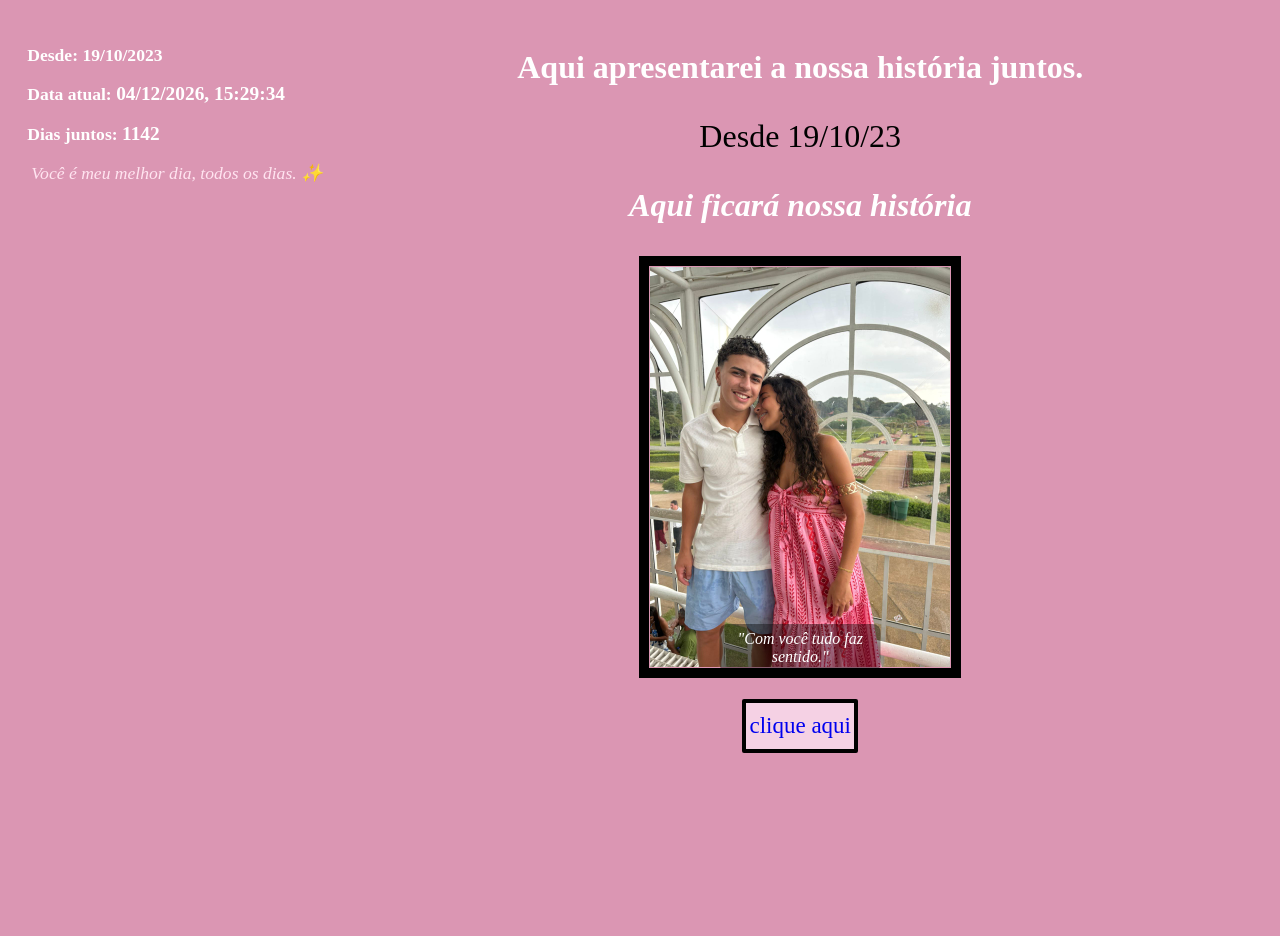
<file: index.html>
<!DOCTYPE html>
<html lang="pt-BR">
<head>
  <meta charset="UTF-8">
  <title>Site para minha princesinha!</title>
  <link rel="stylesheet" href="style.css" media="screen">
</head>
<body>

  <div class="tudo">
    <div class="conteiner">
      <div id="dataNamoro">
        <p class="p03">Desde: 19/10/2023</p>
        <p class="p04">Data atual: <span id="dataAtual"></span></p>
        <p class="p05">Dias juntos: <span id="dias"></span></p>
        <p class="fraseAmor">Você é meu melhor dia, todos os dias. ✨</p>
      </div>
    </div>

    <div class="principal">
      <h1 class="tituloGeral">Aqui apresentarei a nossa história juntos.</h1>
      <p class="p01">Desde 19/10/23</p>

      <h1 class="subtitulo">Aqui ficará nossa história</h1>

      <div class="foto-e-botao">
        <div class="foto01">
          <img src="foto1.jpg.jpeg" alt="fotinha1" class="foto1">
          <div class="frase-centro">"Com você tudo faz sentido."</div>
        </div>

        <div id="button01">
          <a href="vibeSite2.html"><p class="p02"> clique aqui </p></a>
        </div>
      </div>
    </div>
  </div>

  <iframe
    style="border-radius:12px"
    src="https://open.spotify.com/embed/track/7fBv7CLKzipRk6EC6TWHOB?utm_source=generator&theme=0"
    width="100%"
    height="152"
    frameborder="0"
    allow="autoplay; clipboard-write; encrypted-media; fullscreen; picture-in-picture"
    loading="lazy">
  </iframe>

  <script>
    function atualizar() {
      const inicio = new Date(2023, 9, 19);
      const agora = new Date();
      document.getElementById("dataAtual").textContent = agora.toLocaleString("pt-BR");
      const dias = Math.floor((agora - inicio) / (1000 * 60 * 60 * 24));
      document.getElementById("dias").textContent = dias;
    }
    atualizar();
    setInterval(atualizar, 1000);
  </script>

  <script>
    function criarCoracao() {
      const coracao = document.createElement("div");
      coracao.classList.add("heart");
      coracao.style.left = Math.random() * 100 + "vw";
      coracao.style.fontSize = (Math.random() * 10 + 20) + "px";
      coracao.style.animationDuration = (Math.random() * 5 + 5) + "s";
      coracao.innerText = "💖";
      document.body.appendChild(coracao);
      setTimeout(() => coracao.remove(), 10000);
    }
    setInterval(criarCoracao, 500);
  </script>

</body>
</html>
</file>
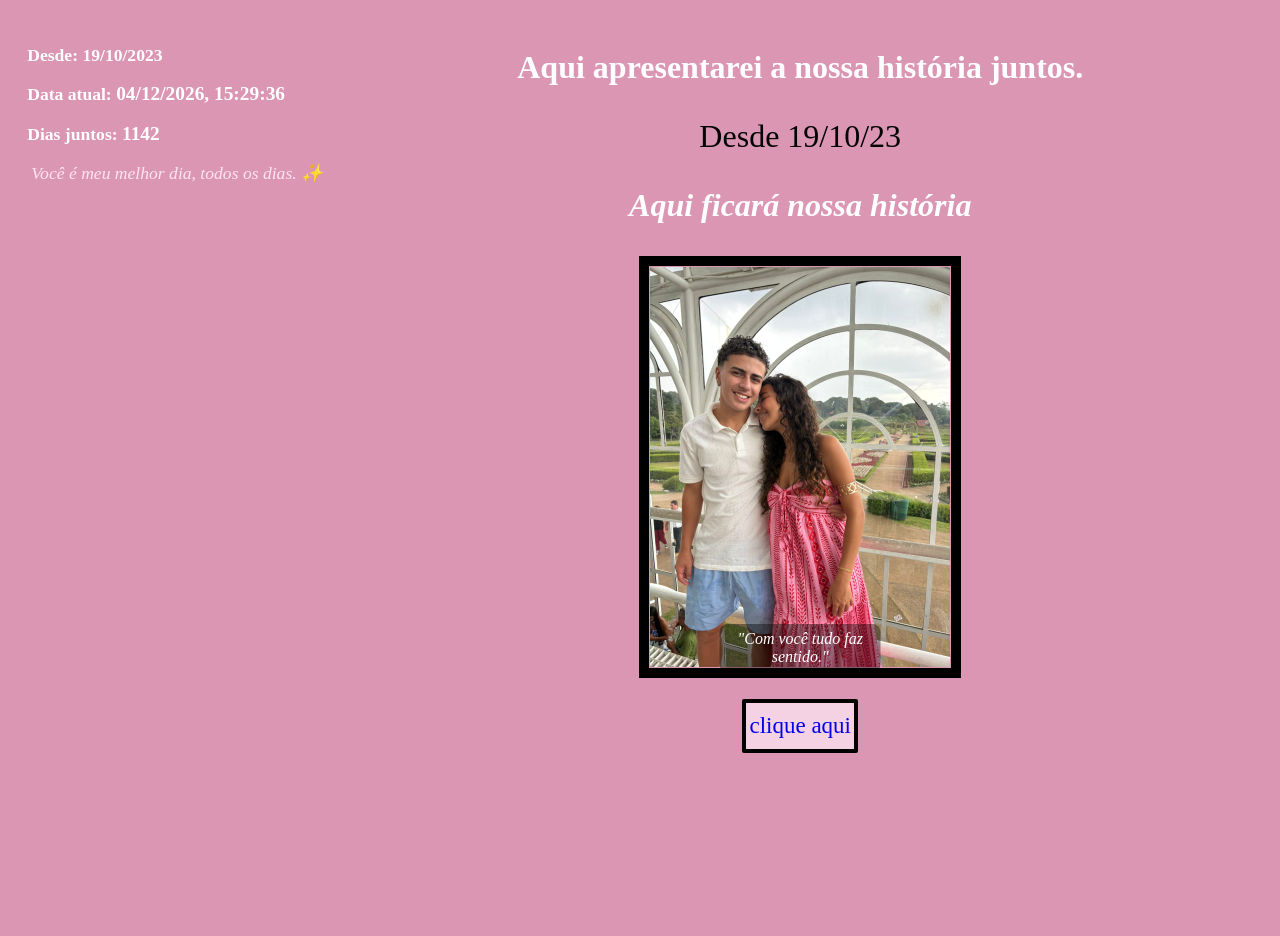
<file: vibeSite.html>
<!DOCTYPE html>
<html lang="pt-BR">
<head>
  <meta charset="UTF-8">
  <title>Site para minha princesinha!</title>
  <link rel="stylesheet" href="vibeCss.css" media="screen">
</head>
<body>

  <div class="tudo">
    <div class="conteiner">
      <div id="dataNamoro">
        <p class="p03">Desde: 19/10/2023</p>
        <p class="p04">Data atual: <span id="dataAtual"></span></p>
        <p class="p05">Dias juntos: <span id="dias"></span></p>
        <p class="fraseAmor">Você é meu melhor dia, todos os dias. ✨</p>
      </div>
    </div>

    <div class="principal">
      <h1 class="tituloGeral">Aqui apresentarei a nossa história juntos.</h1>
      <p class="p01">Desde 19/10/23</p>

      <h1 class="subtitulo">Aqui ficará nossa história</h1>

      <div class="foto-e-botao">
        <div class="foto01">
          <img src="foto1.jpg.jpeg" alt="fotinha1" class="foto1">
          <div class="frase-centro">"Com você tudo faz sentido."</div>
        </div>

        <div id="button01">
          <a href="vibeSite2.html"><p class="p02"> clique aqui </p></a>
        </div>
      </div>
    </div>
  </div>

  <iframe
    style="border-radius:12px"
    src="https://open.spotify.com/embed/track/7fBv7CLKzipRk6EC6TWHOB?utm_source=generator&theme=0"
    width="100%"
    height="152"
    frameborder="0"
    allow="autoplay; clipboard-write; encrypted-media; fullscreen; picture-in-picture"
    loading="lazy">
  </iframe>

  <script>
    function atualizar() {
      const inicio = new Date(2023, 9, 19);
      const agora = new Date();
      document.getElementById("dataAtual").textContent = agora.toLocaleString("pt-BR");
      const dias = Math.floor((agora - inicio) / (1000 * 60 * 60 * 24));
      document.getElementById("dias").textContent = dias;
    }
    atualizar();
    setInterval(atualizar, 1000);
  </script>

  <script>
    function criarCoracao() {
      const coracao = document.createElement("div");
      coracao.classList.add("heart");
      coracao.style.left = Math.random() * 100 + "vw";
      coracao.style.fontSize = (Math.random() * 10 + 20) + "px";
      coracao.style.animationDuration = (Math.random() * 5 + 5) + "s";
      coracao.innerText = "💖";
      document.body.appendChild(coracao);
      setTimeout(() => coracao.remove(), 10000);
    }
    setInterval(criarCoracao, 500);
  </script>

</body>
</html>
</file>
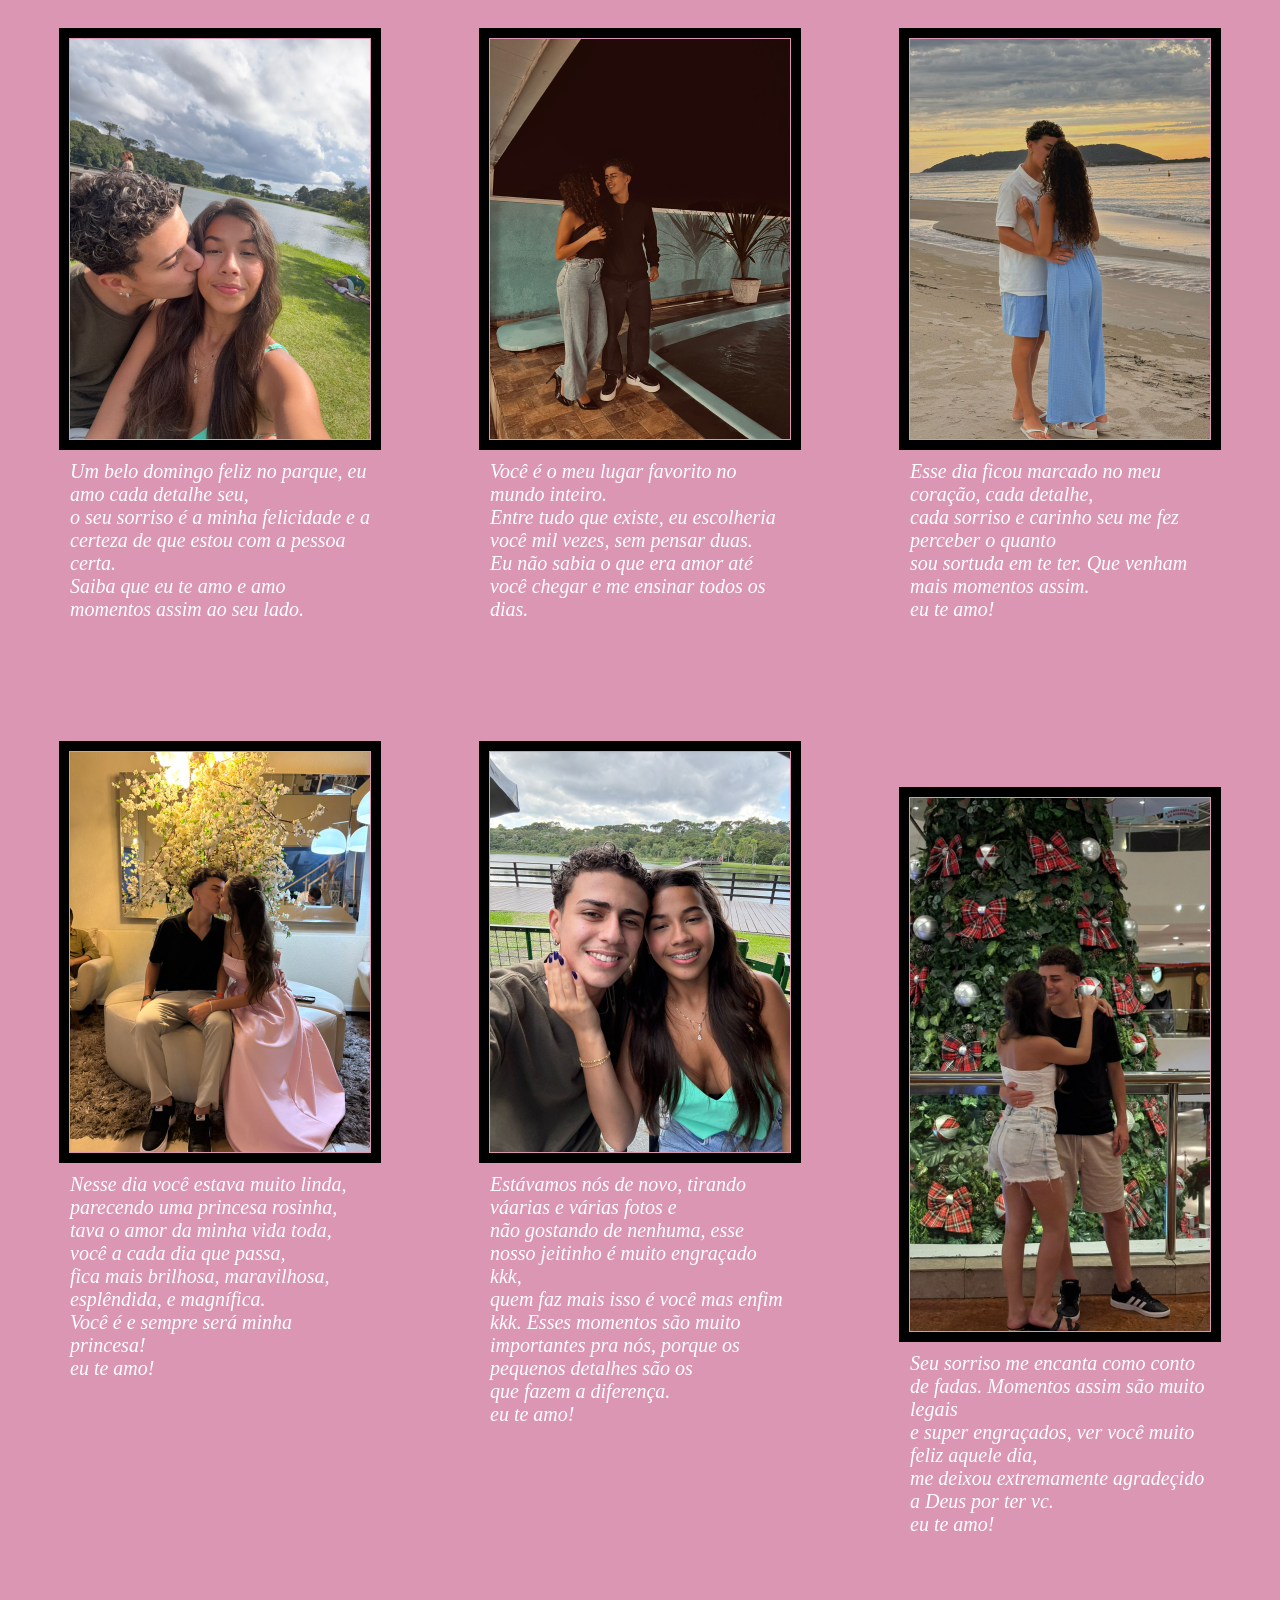
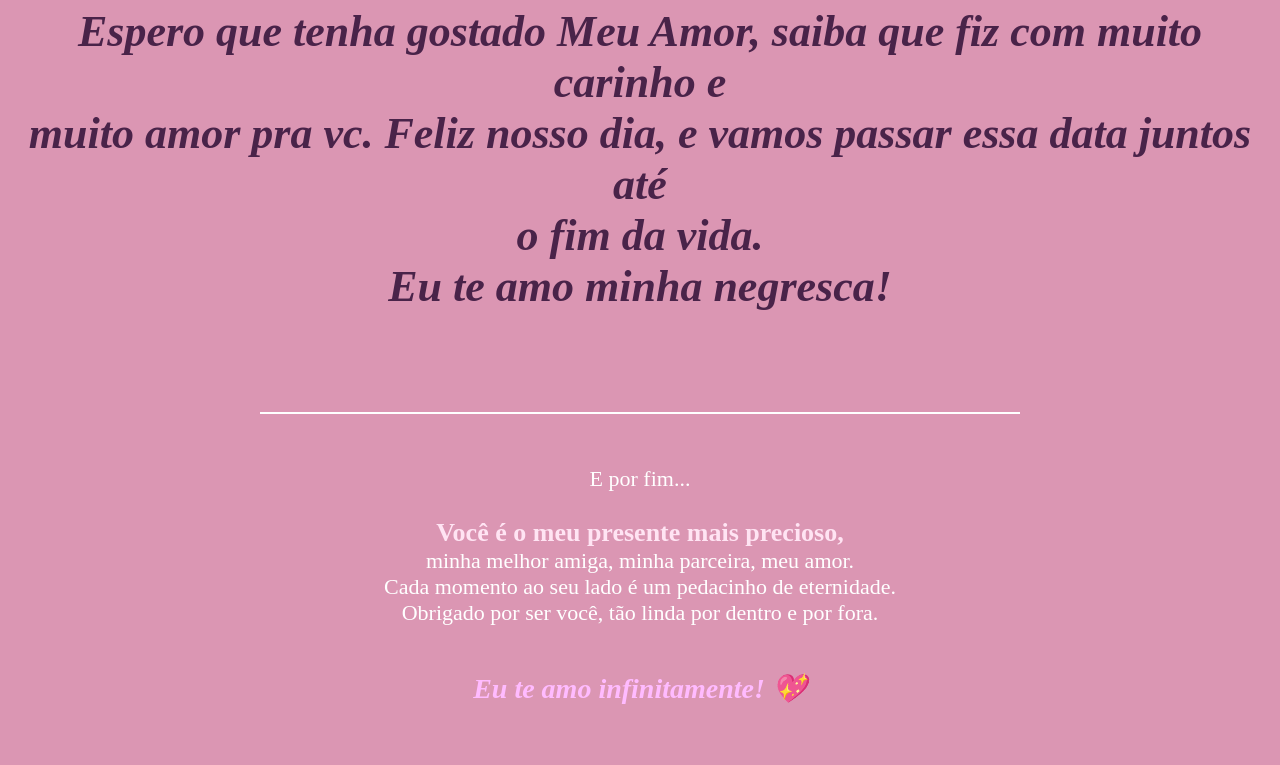
<file: vibeSite2.html>
<!DOCTYPE html>
<html>
<head>
  <title>Site para minha princesinha!</title>
  <link rel="stylesheet" type="text/css" href="vibeCss2.css" media="screen">
</head>
<body>

<div class="image-container">
  <div class="linha-imagens">

    <!-- COLUNA 1 -->
    <div class="coluna-imagem">
      <div class="foto-paragrafo">
        <img src="foto2.jpg.jpeg" class="foto" id="foto2">
        <p id="p2">Um belo domingo feliz no parque, eu amo cada detalhe seu,<br> 
        o seu sorriso é a minha felicidade e a certeza de que estou com a pessoa certa.<br> 
        Saiba que eu te amo e amo momentos assim ao seu lado.<br></p>
      </div>
      
      <div class="foto-paragrafo">
        <img src="foto5.jpg.jpeg" class="foto" id="foto5">
        <p id="p5"> Nesse dia você estava muito linda, parecendo uma princesa rosinha,<br>
        tava o amor da minha vida toda, você a cada dia que passa,<br>
        fica mais brilhosa, maravilhosa, esplêndida, e magnífica.<br>
        Você é e sempre será minha princesa!<br>
        eu te amo!</p>
      </div>
    </div>

    <!-- COLUNA 2 -->
    <div class="coluna-imagem">
      <div class="foto-paragrafo">
        <img src="foto3.jpg.jpeg" class="foto" id="foto3">
        <p id="p3">Você é o meu lugar favorito no mundo inteiro.<br> 
        Entre tudo que existe, eu escolheria você mil vezes, sem pensar duas.<br> 
        Eu não sabia o que era amor até você chegar e me ensinar todos os dias.<br></p>
      </div>
      
      <div class="foto-paragrafo">
        <img src="foto6.jpg.jpeg" class="foto" id="foto6">
        <p id="p6">Estávamos nós de novo, tirando váarias e várias fotos e <br>
        não gostando de nenhuma, esse nosso jeitinho é muito engraçado kkk,<br>
        quem faz mais isso é você mas enfim kkk. Esses momentos são muito<br>
        importantes pra nós, porque os pequenos detalhes são os<br>
        que fazem a diferença.<br>
        eu te amo!</p>
      </div>
    </div>

    <!-- COLUNA 3 -->
    <div class="coluna-imagem">
      <div class="foto-paragrafo">
        <img src="foto4.jpg.jpeg" class="foto" id="foto4">
        <p id="p4">Esse dia ficou marcado no meu coração, cada detalhe,<br> 
        cada sorriso e carinho seu me fez perceber o quanto<br> 
        sou sortuda em te ter. Que venham mais momentos assim.<br> 
        eu te amo!</p>
      </div>
      
      <div class="foto-paragrafo">
        <img src="foto7.jpg.jpeg" class="foto" id="foto7">
        <p id="p7">Seu sorriso me encanta como conto de fadas. Momentos assim são muito legais<br>
        e super engraçados, ver você muito feliz aquele dia,<br>
        me deixou extremamente agradeçido a Deus por ter vc.<br>
        eu te amo!</p>
      </div>
    </div>

  </div>
</div>

<div id="finalização">
    <h1>Espero que tenha gostado Meu Amor, saiba que fiz com muito carinho e<br>
    muito amor pra vc. Feliz nosso dia, e vamos passar essa data juntos até<br>
    o fim da vida.<br> Eu te amo minha negresca!</h1>
</div>

<script>
  function criarCoracao() {
    const coracao = document.createElement("div");
    coracao.classList.add("heart");
    coracao.style.left = Math.random() * 100 + "vw";
    coracao.style.animationDuration = (Math.random() * 5 + 5) + "s";
    coracao.innerText = "💖";
    document.body.appendChild(coracao);

    setTimeout(() => {
      coracao.remove();
    }, 10000);
  }

  setInterval(criarCoracao, 500); // mais frequente = mais corações
</script>


</body>
<div class="final-mensagem">
  <p>
    E por fim...<br><br>
    <strong>Você é o meu presente mais precioso,</strong><br>
    minha melhor amiga, minha parceira, meu amor.<br>
    Cada momento ao seu lado é um pedacinho de eternidade.<br>
    Obrigado por ser você, tão linda por dentro e por fora.<br><br>
    <span class="te-amo">Eu te amo infinitamente! 💖</span>
  </p>
</div>
</html>
</file>
<file: style.css>
body {
  background-color: #d37fa3d0;
}

h1.subtitulo {
  color: white;
  text-align: center;
  font-style: italic;
  font-family: serif;
}

h1.tituloGeral {
  color: white;
  text-align: center;
  font-size: 200%;
}

p.p01 {
  color: black;
  text-align: center;
  font-size: 200%;
}

p.p02 {
  text-align: center;
}

.tudo {
  display: flex;
  width: auto;
}

.principal {
  padding: 1.2rem;
  text-align: center;
  align-items: center;
  margin-left: 12%;
}

.conteiner {
  display: flex;
  padding: 1.2rem;
  width: 300px;
  height: auto;
}

#dataNamoro {
  width: 300px;
  height: auto;
}

/* 📸 Foto */
.foto1 {
  height: auto;
  width: 300px;
  padding: 1px;
  border: 10px solid black;
}

/* Container para foto e botão */
.foto-e-botao {
  text-align: center;
  margin-top: 2rem;
}

/* Foto com frase sobreposta */
.foto01 {
  position: relative;
  display: inline-block;
  margin-bottom: 1rem;
}

.frase-centro {
  position: absolute;
  bottom: 10px;
  left: 50%;
  transform: translateX(-50%);
  color: white;
  background-color: rgba(0, 0, 0, 0.4);
  padding: 6px 12px;
  border-radius: 8px;
  font-style: italic;
  font-size: 1rem;
  animation: fadeInText 1.5s ease;
  max-width: 90%;
  text-align: center;
}

/* Botão */
#button01 p {
  background-color: hsl(328, 64%, 89%);
  border: 4px solid black;
  font-size: 23px;
  border-radius: 2px;
  height: 36px;
  margin: auto;
  width: 108px;
  padding-top: 10px;
  margin-top: 1px;
}

/* Spotify player */
.spotify {
  background-color: #DDA0DD;
  color: white;
}

/* Datas */
#dataAtual, #dias,
.p03, .p04, .p05 {
  color: white;
  font-weight: bold;
  font-size: 1.1em;
}

/* 💬 Frase abaixo da data */
.fraseAmor {
  color: #ffe4f0;
  text-align: center;
  margin-top: 1rem;
  font-size: 1.1rem;
  font-style: italic;
  animation: fadeInText 2s ease-in-out;
}

@keyframes fadeInText {
  from { opacity: 0; transform: translateY(-10px); }
  to { opacity: 1; transform: translateY(0); }
}

/* 💖 Corações caindo */
.heart {
  position: fixed;
  top: -50px;
  color: pink;
  font-size: 20px;
  animation: fall 10s linear infinite;
  opacity: 0.7;
  pointer-events: none;
  z-index: 9999;
}

@keyframes fall {
  0% { transform: translateY(0) rotate(0deg); opacity: 0.9; }
  100% { transform: translateY(110vh) rotate(360deg); opacity: 0; }
}

/* Remoção de estilos obsoletos */
.foto-lateral,
.foto-lateral.esquerda,
.foto-lateral.direita {
  display: none;
}

a {
  text-decoration: none;
}
</file>
<file: vibeCss.css>
body {
  background-color: #d37fa3d0;
}

h1.subtitulo {
  color: white;
  text-align: center;
  font-style: italic;
  font-family: serif;
}

h1.tituloGeral {
  color: white;
  text-align: center;
  font-size: 200%;
}

p.p01 {
  color: black;
  text-align: center;
  font-size: 200%;
}

p.p02 {
  text-align: center;
}

.tudo {
  display: flex;
  width: auto;
}

.principal {
  padding: 1.2rem;
  text-align: center;
  align-items: center;
  margin-left: 12%;
}

.conteiner {
  display: flex;
  padding: 1.2rem;
  width: 300px;
  height: auto;
}

#dataNamoro {
  width: 300px;
  height: auto;
}

/* 📸 Foto */
.foto1 {
  height: auto;
  width: 300px;
  padding: 1px;
  border: 10px solid black;
}

/* Container para foto e botão */
.foto-e-botao {
  text-align: center;
  margin-top: 2rem;
}

/* Foto com frase sobreposta */
.foto01 {
  position: relative;
  display: inline-block;
  margin-bottom: 1rem;
}

.frase-centro {
  position: absolute;
  bottom: 10px;
  left: 50%;
  transform: translateX(-50%);
  color: white;
  background-color: rgba(0, 0, 0, 0.4);
  padding: 6px 12px;
  border-radius: 8px;
  font-style: italic;
  font-size: 1rem;
  animation: fadeInText 1.5s ease;
  max-width: 90%;
  text-align: center;
}

/* Botão */
#button01 p {
  background-color: hsl(328, 64%, 89%);
  border: 4px solid black;
  font-size: 23px;
  border-radius: 2px;
  height: 36px;
  margin: auto;
  width: 108px;
  padding-top: 10px;
  margin-top: 1px;
}

/* Spotify player */
.spotify {
  background-color: #DDA0DD;
  color: white;
}

/* Datas */
#dataAtual, #dias,
.p03, .p04, .p05 {
  color: white;
  font-weight: bold;
  font-size: 1.1em;
}

/* 💬 Frase abaixo da data */
.fraseAmor {
  color: #ffe4f0;
  text-align: center;
  margin-top: 1rem;
  font-size: 1.1rem;
  font-style: italic;
  animation: fadeInText 2s ease-in-out;
}

@keyframes fadeInText {
  from { opacity: 0; transform: translateY(-10px); }
  to { opacity: 1; transform: translateY(0); }
}

/* 💖 Corações caindo */
.heart {
  position: fixed;
  top: -50px;
  color: pink;
  font-size: 20px;
  animation: fall 10s linear infinite;
  opacity: 0.7;
  pointer-events: none;
  z-index: 9999;
}

@keyframes fall {
  0% { transform: translateY(0) rotate(0deg); opacity: 0.9; }
  100% { transform: translateY(110vh) rotate(360deg); opacity: 0; }
}

/* Remoção de estilos obsoletos */
.foto-lateral,
.foto-lateral.esquerda,
.foto-lateral.direita {
  display: none;
}

a {
  text-decoration: none;
}
</file>
<file: vibeCss2.css>
body {
  background-color: #d37fa3d0;
}

.image-container {
  display: flex;
  flex-direction: column;
  align-items: center;
  padding: 20px;
}

.linha-imagens {
  display: flex;
  justify-content: center;
  gap: 120px; 
}

.coluna-imagem {
  display: flex;
  flex-direction: column;
  align-items: center;
  gap: 100px; 
}

.foto-paragrafo {
  display: flex;
  flex-direction: column;
  align-items: center;
  width: 300px;
}

.foto-paragrafo p {
  margin-top: 10px;
  color: white;
  font-style: italic;
  font-family: serif;
  font-size: 20px;
  text-align: left;
  min-height: 130px;
}

.foto {
  height: auto;
  width: 300px;
  padding: 1px;
  border: 10px solid black;
  transition: transform 0.3s;
}

.foto:hover {
  transform: scale(1.03);
}

#p4 {
  margin-bottom: 66px;
}

#finalização {
  font-size: 22px;
  color: #492349;
  font-style: italic;
  font-weight: bold;
  display: block;
  margin-top: 20px;
  text-align: center;
}

.final-mensagem {
  margin-top: 100px;
  text-align: center;
  color: white;
  font-family: 'Georgia', serif;
  font-size: 22px;
  padding: 30px;
  border-top: 2px solid white;
  max-width: 700px;
  margin-left: auto;
  margin-right: auto;
}

.final-mensagem strong {
  font-size: 26px;
  color: #ffe4f3;
}

.final-mensagem .te-amo {
  font-size: 28px;
  color: #ffbbff;
  font-style: italic;
  font-weight: bold;
  display: block;
  margin-top: 20px;
}

/* 🌸 Corações caindo suavemente */
.heart {
  position: fixed;
  top: -50px;
  color: pink;
  font-size: 20px;
  animation: fall 10s linear infinite;
  opacity: 0.7;
  pointer-events: none;
  z-index: 9999;
}

@keyframes fall {
  0% {
    transform: translateY(0) rotate(0deg);
    opacity: 0.9;
  }
  100% {
    transform: translateY(110vh) rotate(360deg);
    opacity: 0;
  }
}
</file>
